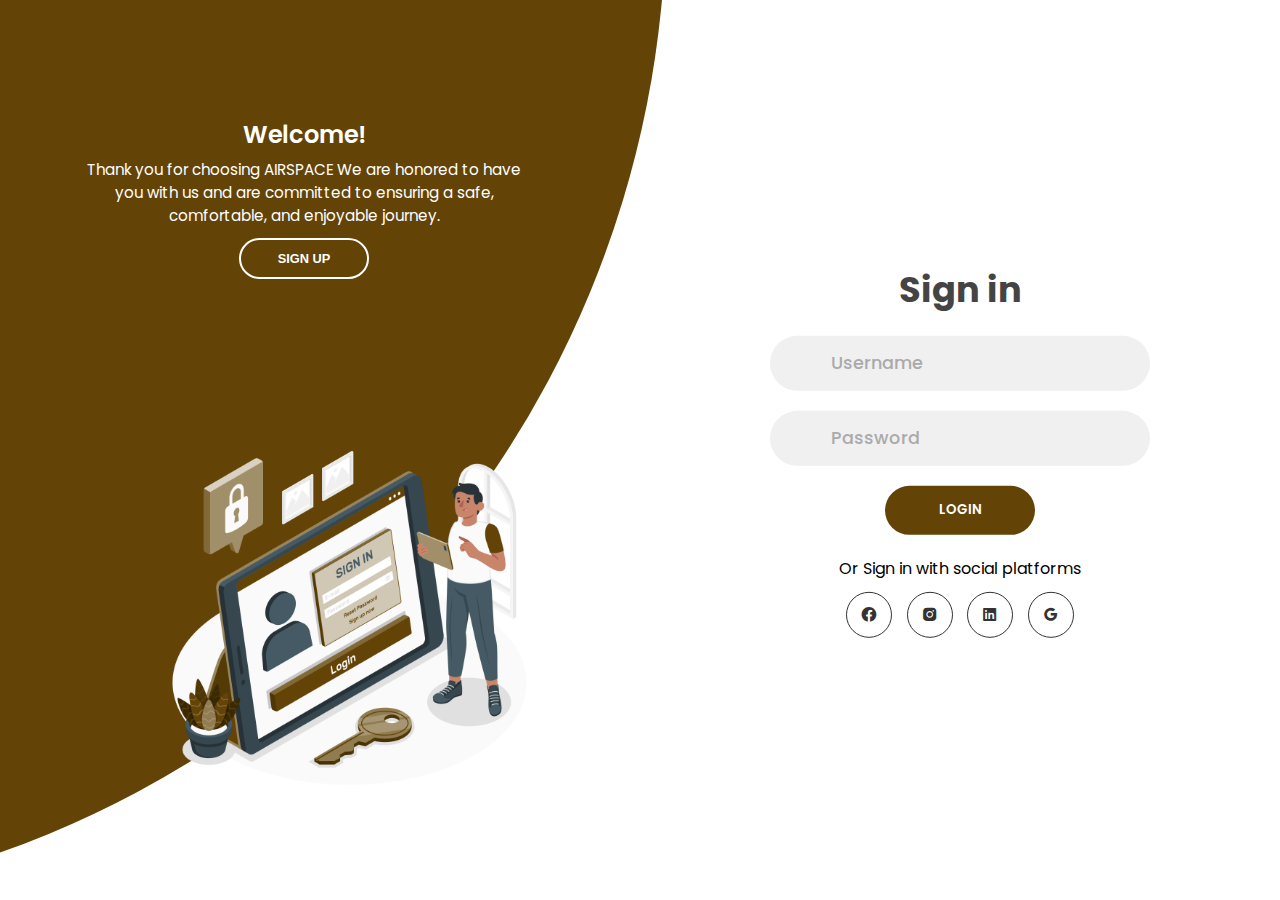
<file: index.html>
<!DOCTYPE html>
<html lang="en">
  <head>
    <!-- تعريف نوع المستند (HTML5) ولغة الصفحة (الإنجليزية) -->
    <meta charset="UTF-8" />
    <!-- تعريف الترميز المستخدم لتجنب مشاكل اللغة -->
    <meta name="viewport" content="width=device-width, initial-scale=1.0" />
    <!-- ضبط العرض ليكون مناسبًا مع الأجهزة المختلفة مثل الهواتف الذكية -->
    <link
      href="https://unpkg.com/boxicons@2.1.4/css/boxicons.min.css"
      rel="stylesheet"
    />
    <!-- استيراد مكتبة Boxicons لأيقونات الشبكات الاجتماعية -->
    <link rel="stylesheet" href="styles.css" />
    <!-- استيراد ملف CSS المخصص لتنسيق الصفحة -->
    <title>AIRSPACE</title>
    <!-- تحديد عنوان الصفحة الذي يظهر في المتصفح -->
    <link rel="shortcut icon" href="fav.jpg" type="image/x-icon" />
  </head>
  <body>
    <div class="container">
      <!-- الحاوية الرئيسية التي تضم جميع محتويات الصفحة -->

      <div class="forms-container">
        <!-- قسم يحتوي على نماذج تسجيل الدخول والتسجيل -->
        <div class="signin-signup">
          <!-- حاوية لعرض كلا النموذجين بشكل متزامن -->

          <!-- نموذج تسجيل الدخول -->
          <form action="home.html" class="sign-in-form">
            <h2 class="title">Sign in</h2>
            <!-- عنوان النموذج -->

            <!-- حقل إدخال اسم المستخدم -->
            <div class="input-field">
              <i class="fas fa-user"></i>
              <!-- أيقونة مخصصة من Font Awesome -->
              <input type="text" placeholder="Username" />
              <!-- إدخال نصي لاسم المستخدم -->
            </div>

            <!-- حقل إدخال كلمة المرور -->
            <div class="input-field">
              <i class="fas fa-lock"></i>
              <!-- أيقونة مخصصة من Font Awesome -->
              <input type="password" placeholder="Password" />
              <!-- إدخال نصي مخفي لكلمة المرور -->
            </div>

            <input type="submit" value="Login" class="btn solid" />

            <!-- زر إرسال النموذج -->

            <p class="social-text">Or Sign in with social platforms</p>
            <!-- نص اختياري لتسجيل الدخول عبر الشبكات الاجتماعية -->

            <div class="social-media">
              <!-- روابط الشبكات الاجتماعية -->
              <a href="https://www.facebook.com/" class="social-icon">
                <i class="bx bxl-facebook-circle"></i>
              </a>
              <!-- أيقونة فيسبوك -->
              <a href="https://www.instagram.com/" class="social-icon">
                <i class="bx bxl-instagram-alt"></i>
              </a>
              <!-- أيقونة إنستغرام -->
              <a href="https://www.linkedin.com/" class="social-icon">
                <i class="bx bxl-linkedin-square"></i>
              </a>
              <!-- أيقونة لينكدإن -->
              <a href="https://myaccount.google.com/" class="social-icon">
                <i class="bx bxl-google"></i>
              </a>
              <!-- أيقونة جوجل -->
            </div>
          </form>

          <!-- نموذج التسجيل -->
          <form action="home.html" class="sign-up-form">
            <h2 class="title">Sign up</h2>
            <!-- عنوان النموذج -->

            <!-- حقل إدخال اسم المستخدم -->
            <div class="input-field">
              <i class="fas fa-user"></i>
              <input type="text" placeholder="Username" />
            </div>

            <!-- حقل إدخال البريد الإلكتروني -->
            <div class="input-field">
              <i class="fas fa-envelope"></i>
              <input type="email" placeholder="Email" />
            </div>

            <!-- حقل إدخال كلمة المرور -->
            <div class="input-field">
              <i class="fas fa-lock"></i>
              <input type="password" placeholder="Password" />
            </div>

            <input type="submit" class="btn" value="Sign up" />
            <!-- زر إرسال النموذج -->

            <p class="social-text">Or Sign up with social platforms</p>
            <!-- نص اختياري للتسجيل عبر الشبكات الاجتماعية -->

            <div class="social-media">
              <!-- روابط الشبكات الاجتماعية -->
              <a href="https://www.facebook.com/" class="social-icon">
                <i class="bx bxl-facebook-circle"></i>
              </a>
              <a href="https://www.instagram.com/" class="social-icon">
                <i class="bx bxl-instagram-alt"></i>
              </a>
              <a href="https://www.linkedin.com/" class="social-icon">
                <i class="bx bxl-linkedin-square"></i>
              </a>
              <a href="https://myaccount.google.com/" class="social-icon">
                <i class="bx bxl-google"></i>
              </a>
            </div>
          </form>
        </div>
      </div>

      <div class="panels-container">
        <!-- حاوية للألواح الجانبية التي تحتوي على معلومات وصور -->
        <div class="panel left-panel">
          <!-- اللوحة اليسرى -->
          <div class="content">
            <h3>Welcome!</h3>
            <p>
              Thank you for choosing AIRSPACE We are honored to have you with us
              and are committed to ensuring a safe, comfortable, and enjoyable
              journey.
            </p>
            <button class="btn transparent" id="sign-up-btn">Sign up</button>
            <!-- زر ينقل المستخدم إلى نموذج التسجيل -->
          </div>
          <img src="IMG2.png" class="image" alt="" />
          <!-- صورة خاصة باللوحة اليسرى -->
        </div>

        <div class="panel right-panel">
          <!-- اللوحة اليمنى -->
          <div class="content">
            <h3>AIRSPACE Company</h3>
            <p>
              AIRSPACE is dedicated to providing safe, reliable, and comfortable
              travel experiences for passengers worldwide. With a commitment to
              excellence, we offer exceptional service, modern aircraft, and a
              seamless journey from start to finish. Thank you for choosing us
              as your trusted travel partner.
            </p>
            <button class="btn transparent" id="sign-in-btn">Sign in</button>
            <!-- زر ينقل المستخدم إلى نموذج تسجيل الدخول -->
          </div>
          <img src="IMG1.png" class="image" alt="" />
          <!-- صورة خاصة باللوحة اليمنى -->
        </div>
      </div>
    </div>
    

    <script src="script.js"></script>
    <!-- ربط ملف الجافا سكريبت لتحريك وتبديل النماذج -->
  </body>
</html>
</file>
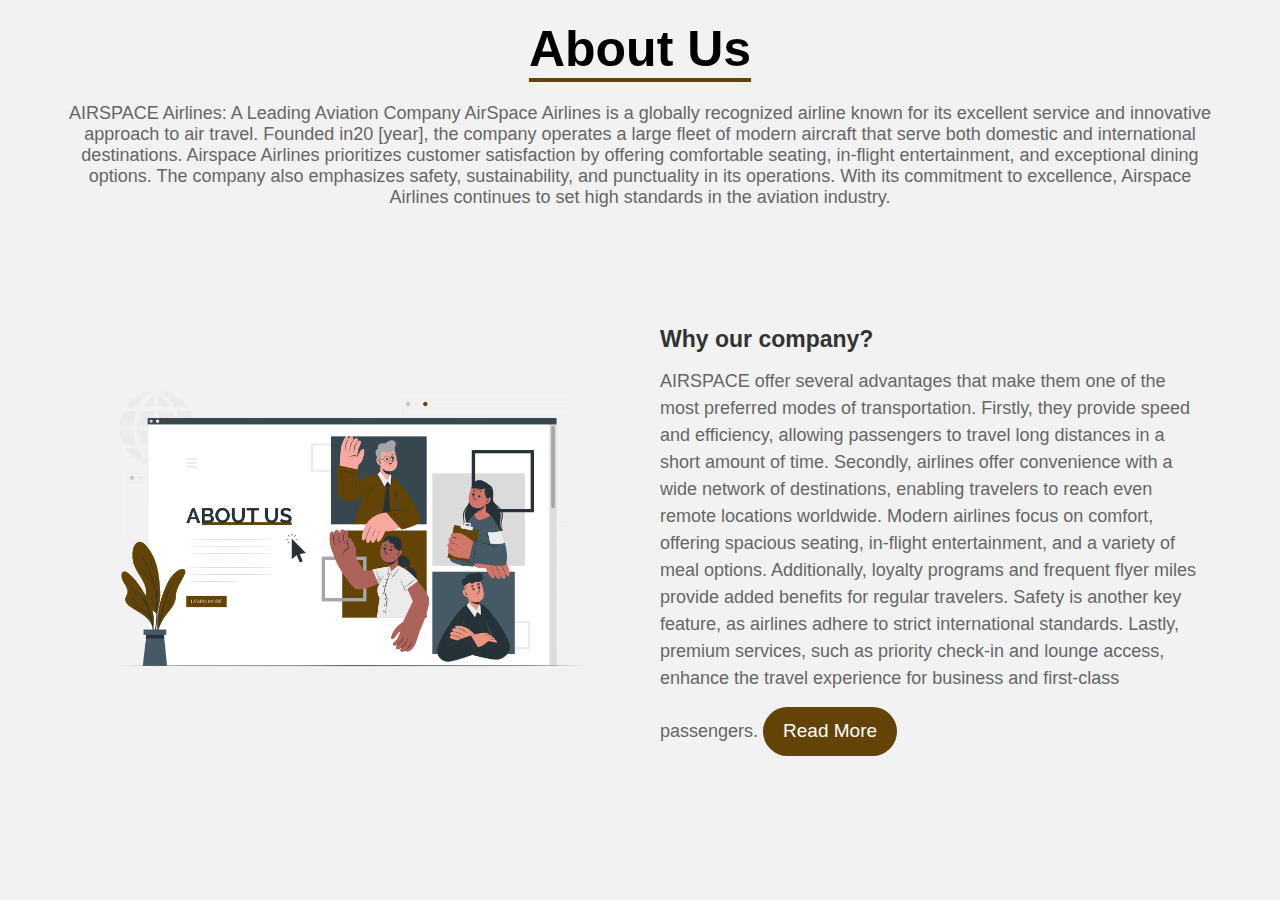
<file: about.html>
<!DOCTYPE html>
<html lang="en">
  <head>
    <meta charset="UTF-8" />
    <meta name="viewport" content="width=device-width, initial-scale=1.0" />
    <link rel="stylesheet" href="about.css" />
    <title>AIRSPACE</title>
  </head>
  <body>
    <div class="heading">
      <h1>About Us</h1>
      <p>
        AIRSPACE Airlines: A Leading Aviation Company AirSpace Airlines is a
        globally recognized airline known for its excellent service and
        innovative approach to air travel. Founded in20 [year], the company
        operates a large fleet of modern aircraft that serve both domestic and
        international destinations. Airspace Airlines prioritizes customer
        satisfaction by offering comfortable seating, in-flight entertainment,
        and exceptional dining options. The company also emphasizes safety,
        sustainability, and punctuality in its operations. With its commitment
        to excellence, Airspace Airlines continues to set high standards in the
        aviation industry.
      </p>
    </div>
    <div class="container">
      <section class="about">
        <div class="about-image">
          <img src="About us page-cuate.png" alt="" />
        </div>
        <div class="about-content">
          <h2>Why our company?</h2>
          <p>
            AIRSPACE offer several advantages that make them one of the most
            preferred modes of transportation. Firstly, they provide speed and
            efficiency, allowing passengers to travel long distances in a short
            amount of time. Secondly, airlines offer convenience with a wide
            network of destinations, enabling travelers to reach even remote
            locations worldwide. Modern airlines focus on comfort, offering
            spacious seating, in-flight entertainment, and a variety of meal
            options. Additionally, loyalty programs and frequent flyer miles
            provide added benefits for regular travelers. Safety is another key
            feature, as airlines adhere to strict international standards.
            Lastly, premium services, such as priority check-in and lounge
            access, enhance the travel experience for business and first-class
            passengers.
            <a href="home.html" class="read-more">Read More</a>
          </p>
        </div>
      </section>
    </div>
  </body>
</html>
</file>
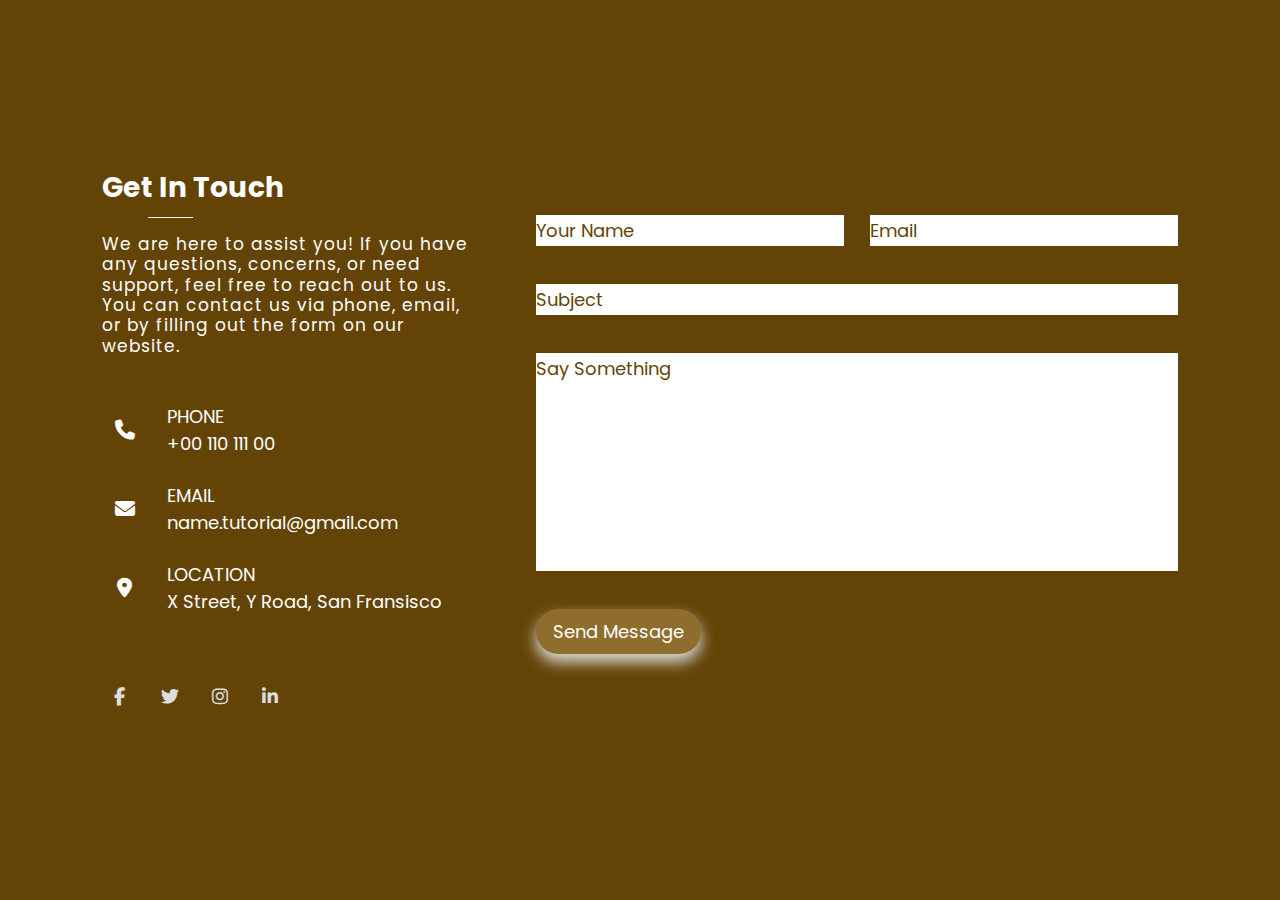
<file: contact.html>
<!DOCTYPE html>
<html>
  <head>
    <!-- *******  Link To CSS Style Sheet  ******* -->
    <link rel="stylesheet" type="text/css" href="contact.css" />

    <!-- *******  Font Awesome Icons Link  ******* -->
    <link
      rel="stylesheet"
      href="https://cdnjs.cloudflare.com/ajax/libs/font-awesome/6.1.1/css/all.min.css"
    />

    <!-- *******  Link To Goggle Fonts  *******  -->
    <link
      href="https://fonts.googleapis.com/css2?family=Poppins:ital,wght@0,100;0,200;0,400;0,500;0,600;0,800;1,900&display=swap"
      rel="stylesheet"
    />

    <meta name="viewport" content="width=device-width, initial-scale=1.0" />

    <title>AIRSPACE</title>
  </head>
  <body>
    <div class="container">
      <main class="row">
        <!--  *******   Left Section (Column) Starts   *******  -->

        <section class="col left">
          <!--  *******   Title Starts   *******  -->

          <div class="contactTitle">
            <h2>Get In Touch</h2>
            <p>
              We are here to assist you! If you have any questions, concerns, or
              need support, feel free to reach out to us. You can contact us via
              phone, email, or by filling out the form on our website.
            </p>
          </div>

          <!--  *******   Title Ends   *******  -->

          <!--  *******   Contact Info Starts   *******  -->

          <div class="contactInfo">
            <div class="iconGroup">
              <div class="icon">
                <i class="fa-solid fa-phone"></i>
              </div>
              <div class="details">
                <span>Phone</span>
                <span>+00 110 111 00</span>
              </div>
            </div>

            <div class="iconGroup">
              <div class="icon">
                <i class="fa-solid fa-envelope"></i>
              </div>
              <div class="details">
                <span>Email</span>
                <span>name.tutorial@gmail.com</span>
              </div>
            </div>

            <div class="iconGroup">
              <div class="icon">
                <i class="fa-solid fa-location-dot"></i>
              </div>
              <div class="details">
                <span>Location</span>
                <span>X Street, Y Road, San Fransisco</span>
              </div>
            </div>
          </div>

          <!--  *******   Contact Info Ends   *******  -->

          <!--  *******   Social Media Starts   *******  -->

          <div class="socialMedia">
            <a href="https://www.facebook.com/"><i class="fa-brands fa-facebook-f"></i></a>
            <a href="#"><i class="fa-brands fa-twitter"></i></a>
            <a href="https://www.instagram.com/"><i class="fa-brands fa-instagram"></i></a>
            <a href="https://www.linkedin.com/"><i class="fa-brands fa-linkedin-in"></i></a>
          </div>

          <!--  *******   Social Media Ends   *******  -->
        </section>

        <!--  *******   Left Section (Column) Ends   *******  -->

        <!--  *******   Right Section (Column) Starts   *******  -->

        <section class="col right">
          <!--  *******   Form Starts   *******  -->

          <form class="messageForm">
            <div class="inputGroup halfWidth">
              <input type="text" name="" required="required" />
              <label>Your Name</label>
            </div>

            <div class="inputGroup halfWidth">
              <input type="email" name="" required="required" />
              <label>Email</label>
            </div>

            <div class="inputGroup fullWidth">
              <input type="text" name="" required="required" />
              <label>Subject</label>
            </div>

            <div class="inputGroup fullWidth">
              <textarea required="required"></textarea>
              <label>Say Something</label>
            </div>

            <div class="inputGroup fullWidth">
              <button>Send Message</button>
            </div>
          </form>

          <!--  *******   Form Ends   *******  -->
        </section>

        <!--  *******   Right Section (Column) Ends   *******  -->
      </main>
    </div>
  </body>
</html>
</file>
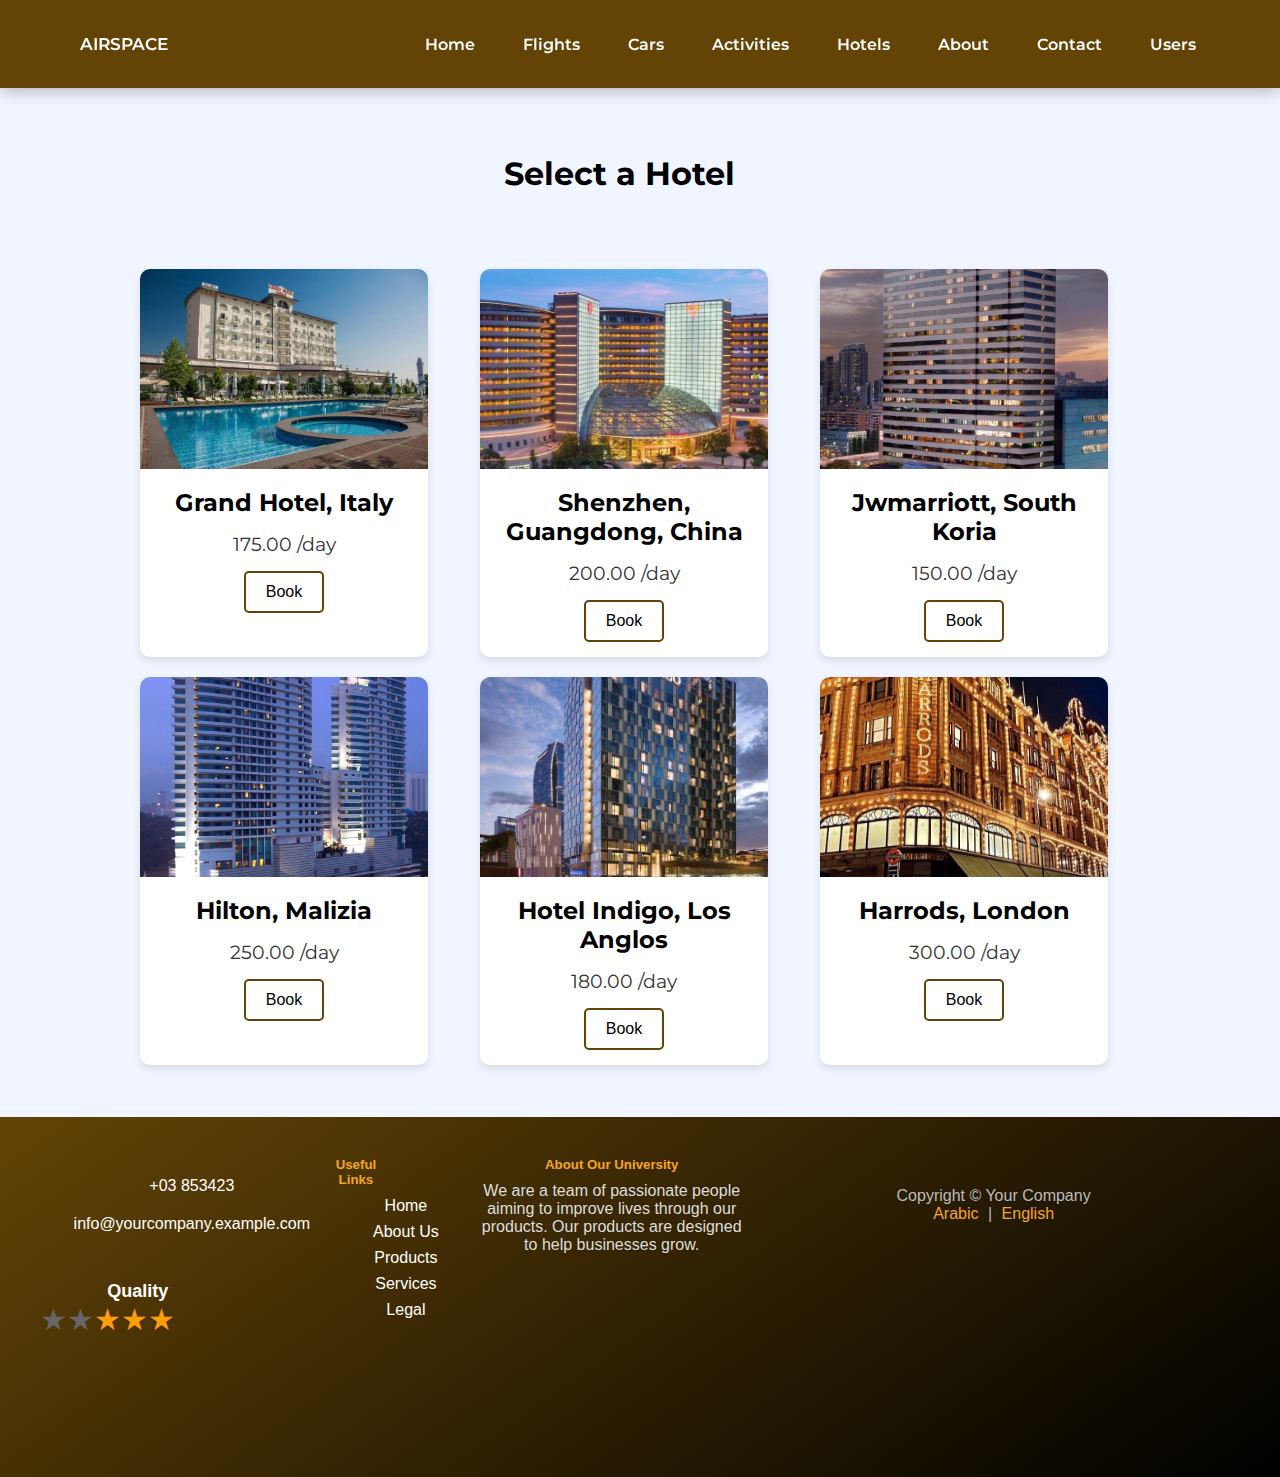
<file: hotels.html>
<!DOCTYPE html>
<html lang="en">
  <head>
    <meta charset="UTF-8" />
    <meta name="viewport" content="width=device-width, initial-scale=1.0" />
    <title>AIRSPACE</title>
    <link rel="stylesheet" href="hotels.css" />
    <link rel="stylesheet" href="navbar.css" />
    <link rel="shortcut icon" href="fav.jpg" type="image/x-icon">
  </head>
  <body>
    <!--=============== HEADER ===============-->
    <header class="header">
      <nav class="nav container">
        <div class="nav__data">
          <a href="#" class="nav__logo"> AIRSPACE </a>

          <div class="nav__toggle" id="nav-toggle">
            <i class="ri-menu-line nav__burger"></i>
            <i class="ri-close-line nav__close"></i>
          </div>
        </div>

        <!--=============== NAV MENU ===============-->
        <div class="nav__menu" id="nav-menu">
          <ul class="nav__list">
            <li><a href="home.html" class="nav__link">Home</a></li>

            <li><a href="flights.html" class="nav__link">Flights</a></li>

            <li><a href="car-booking.html" class="nav__link">Cars</a></li>

            <li><a href="activites.html" class="nav__link">Activities</a></li>
            <li><a href="hotels.html" class="nav__link">Hotels</a></li>

            <li><a href="about.html" class="nav__link">About</a></li>

            <li><a href="contact.html" class="nav__link">Contact</a></li>
            <!--=============== DROPDOWN 2 ===============-->
            <li class="dropdown__item">
              <div class="nav__link">
                Users <i class="ri-arrow-down-s-line dropdown__arrow"></i>
              </div>

              <ul class="dropdown__menu">
                <li>
                  <a href="#" class="dropdown__link">
                    <i class="ri-user-line"></i> Profiles
                  </a>
                </li>

                <li>
                  <a href="#" class="dropdown__link">
                    <i class="ri-lock-line"></i> Accounts
                  </a>
                </li>

                <li>
                  <a href="#" class="dropdown__link">
                    <i class="ri-message-3-line"></i> Messages
                  </a>
                </li>
              </ul>
            </li>
          </ul>
        </div>
      </nav>
    </header>

    <h1>Select a Hotel</h1>

    <div class="card-container">
      <div class="card">
        <img src="Grand Hotel (Italy).jpeg" alt="Hotel">
        <h3>Grand Hotel, Italy</h3>
        <p>175.00 /day</p>
        <a href="review_booking.html"><button>Book</button></a>
      </div>
      <div class="card">
        <img src="Shenzhen, Guangdong, China.jpeg" alt="Hotel">
        <h3>Shenzhen, Guangdong, China</h3>
        <p>200.00 /day</p>
        <a href="review_booking.html"><button>Book</button></a>
      </div>
      <div class="card">
        <img src="JWMARRIOTT---SOUTH KORIA.jpeg" alt="Hotel">
        <h3>Jwmarriott, South Koria</h3>
        <p>150.00 /day</p>
        <a href="review_booking.html"><button>Book</button></a>
      </div>
      <div class="card">
        <img src="Hilton.jpeg" alt="Hotel">
        <h3>Hilton, Malizia</h3>
        <p>250.00 /day</p>
        <a href="review_booking.html"><button>Book</button></a>
      </div>
      <div class="card">
        <img src="HOTEL INDIGO ----LOS ANGLOS.jpeg" alt="Hotel">
        <h3>Hotel Indigo, Los Anglos</h3>
        <p>180.00 /day</p>
        <a href="review_booking.html"><button>Book</button></a>
      </div>
      <div class="card">
        <img src="HARRODS ---LONDON.jpeg" alt="Hotel">
        <h3>Harrods, London</h3>
        <p>300.00 /day</p>
        <a href="review_booking.html"><button>Book</button></a>
      </div>
    </div>
    <footer id="bottom">
      <div class="footer-container">
        <!-- مستطيل البيانات -->
        <div class="contact-info">
          <div class="phone-email">
            <p><i class="fa fa-phone"></i> +03 853423</p>
            <p><i class="fa fa-envelope"></i> info@yourcompany.example.com</p>
          </div>

          <!-- أيقونات وسائل التواصل الاجتماعي -->
          <div class="social-icons">
            <a href="https://www.facebook.com" target="_blank">
              <i class="fab fa-facebook"></i>
            </a>
            <a href="https://twitter.com" target="_blank">
              <i class="fab fa-twitter"></i>
            </a>
            <a href="https://www.linkedin.com" target="_blank">
              <i class="fab fa-linkedin"></i>
            </a>
          </div>

          <!-- تقييم النجوم -->
          <div class="rating">
            <span>Quality</span>
            <div class="rating">
              <input value="5" name="rate" id="star5" type="radio" />
              <label title="text" for="star5"></label>
              <input value="4" name="rate" id="star4" type="radio" />
              <label title="text" for="star4"></label>
              <input value="3" name="rate" id="star3" type="radio" checked="" />
              <label title="text" for="star3"></label>
              <input value="2" name="rate" id="star2" type="radio" />
              <label title="text" for="star2"></label>
              <input value="1" name="rate" id="star1" type="radio" />
              <label title="text" for="star1"></label>
            </div>
          </div>
        </div>

        <!-- الروابط -->
        <div class="links">
          <h5>Useful Links</h5>
          <ul>
            <li><a href="/">Home</a></li>
            <li><a href="#">About Us</a></li>
            <li><a href="#">Products</a></li>
            <li><a href="#">Services</a></li>
            <li><a href="#">Legal</a></li>
          </ul>
        </div>

        <!-- نص تعريفي عن الجامعة -->
        <div class="university-info">
          <h5>About Our University</h5>
          <p>
            We are a team of passionate people aiming to improve lives through
            our products. Our products are designed to help businesses grow.
          </p>
        </div>

        <!-- حقوق النشر وتغيير اللغة -->
        <div class="footer-bottom">
          <p>Copyright © Your Company</p>
          <div class="language-selector">
            <a href="#" id="lang-ar">Arabic</a> |
            <a href="#" id="lang-en">English</a>
          </div>
        </div>
      </div>
    </footer>
    <script src="main.js"></script>
  </body>
</html>
</file>
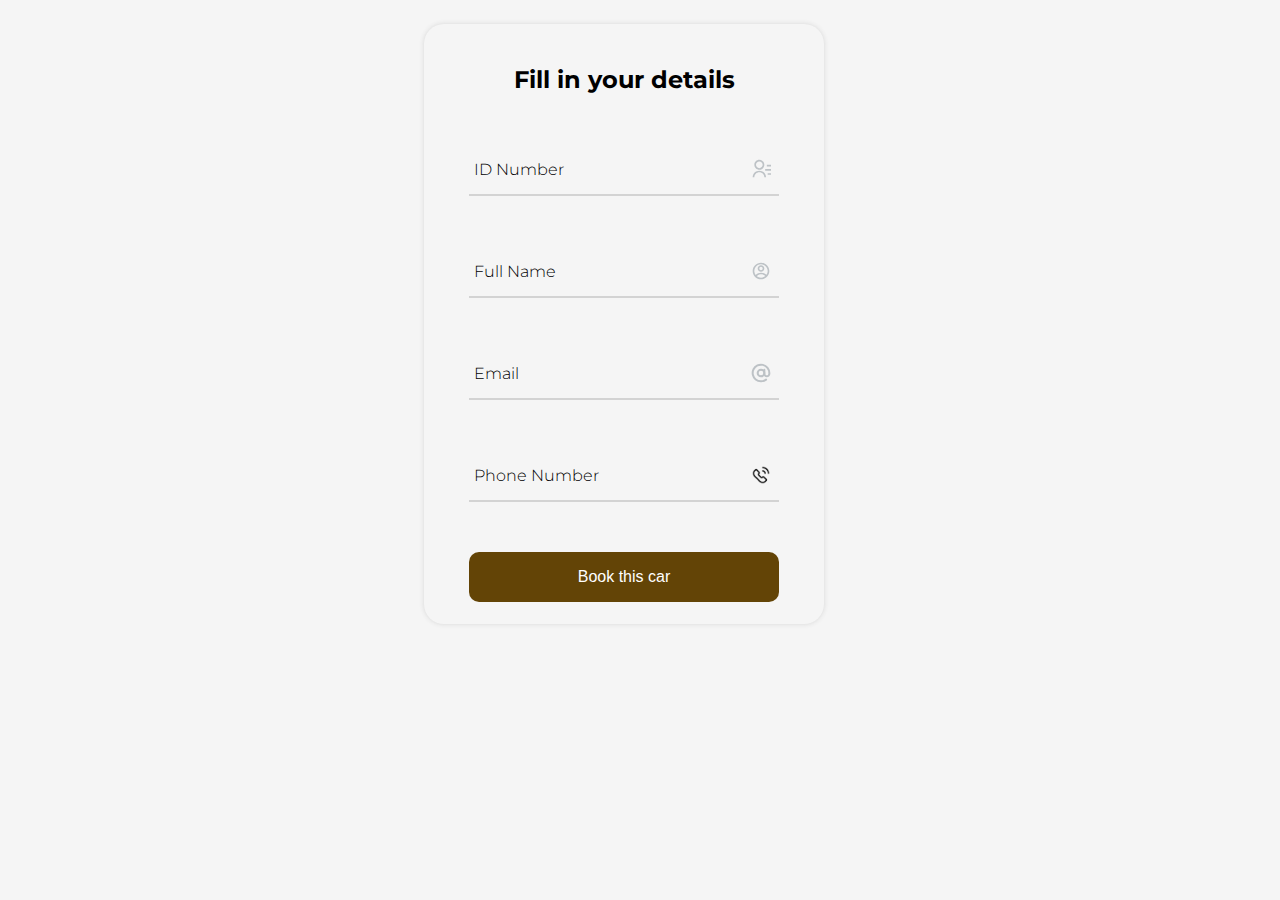
<file: review_booking.html>
<!DOCTYPE html>
<html lang="en">
<head>
    <meta charset="UTF-8">
    <meta name="viewport" content="width=device-width, initial-scale=1.0">
    <link rel="stylesheet" href="review_booking.css">
    <title>Document</title>
</head>
<body>
    <div class="registeration">
        <form action="../ThankU_Page/index.html" method="get">
          <h2>Fill in your details</h2>
          <div class="id">
            <span class="icon"><img src="idNo.svg" /></span>
            <input type="number" name="id_num" id="id_num" minlength="15" maxlength="15" required />
            <label for="id_num">ID Number</label>
          </div>

          <div class="fn">
            <!-- fn => Full Name -->
            <span class="icon"
              ><img src="account-circle-line.svg"
            /></span>
            <input type="text" name="fn" id="fn" required />
            <label for="fn">Full Name</label>
          </div>

          <div class="mail">
            <span class="icon"><img src="email.svg" /></span>
            <input type="email" name="email" id="email" required />
            <label for="email">Email</label>
          </div>

          <div class="tel">
            <span class="icon"
              ><img src="telephone.png" width="20"
            /></span>
            <input type="tel" name="tel" id="tel" required />
            <label for="tel">Phone Number</label>
          </div>
          <button href="thank.html">Book this car</button>
        </form>
      </div>
</body>
</html>
</file>
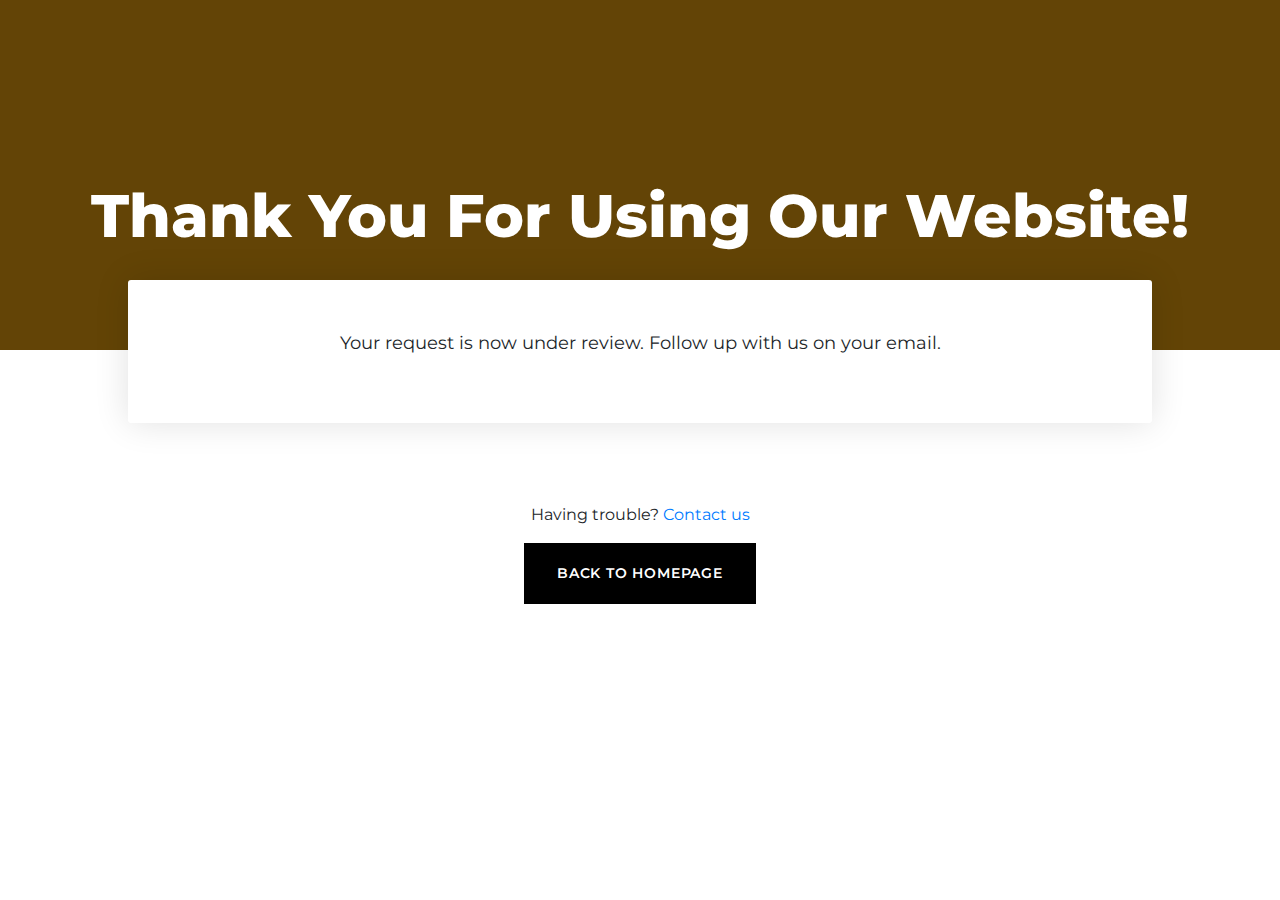
<file: thank.html>
<!DOCTYPE html>
<html lang="en">
  <head>
    <meta charset="UTF-8" />
    <meta name="viewport" content="width=device-width, initial-scale=1.0" />
    <link
      href="//maxcdn.bootstrapcdn.com/bootstrap/4.1.1/css/bootstrap.min.css"
      rel="stylesheet"
      id="bootstrap-css"
    />
    <link rel="stylesheet" href="thank.css">
    <title>AIRSPACE</title>
  </head>
  <body>
    <div class="thankyou-page">
      <div class="_header">
        <h1>Thank You For Using Our Website!</h1>
      </div>
      <div class="_body">
        <div class="_box">
          <p>
            Your request is now under review. Follow up with us on your email.
          </p>
        </div>
      </div>
      <div class="_footer">
        <p>Having trouble? <a href="">Contact us</a></p>
        <a class="btn" href="home.html">Back to homepage</a>
      </div>
    </div>
  </body>
</html>
</file>
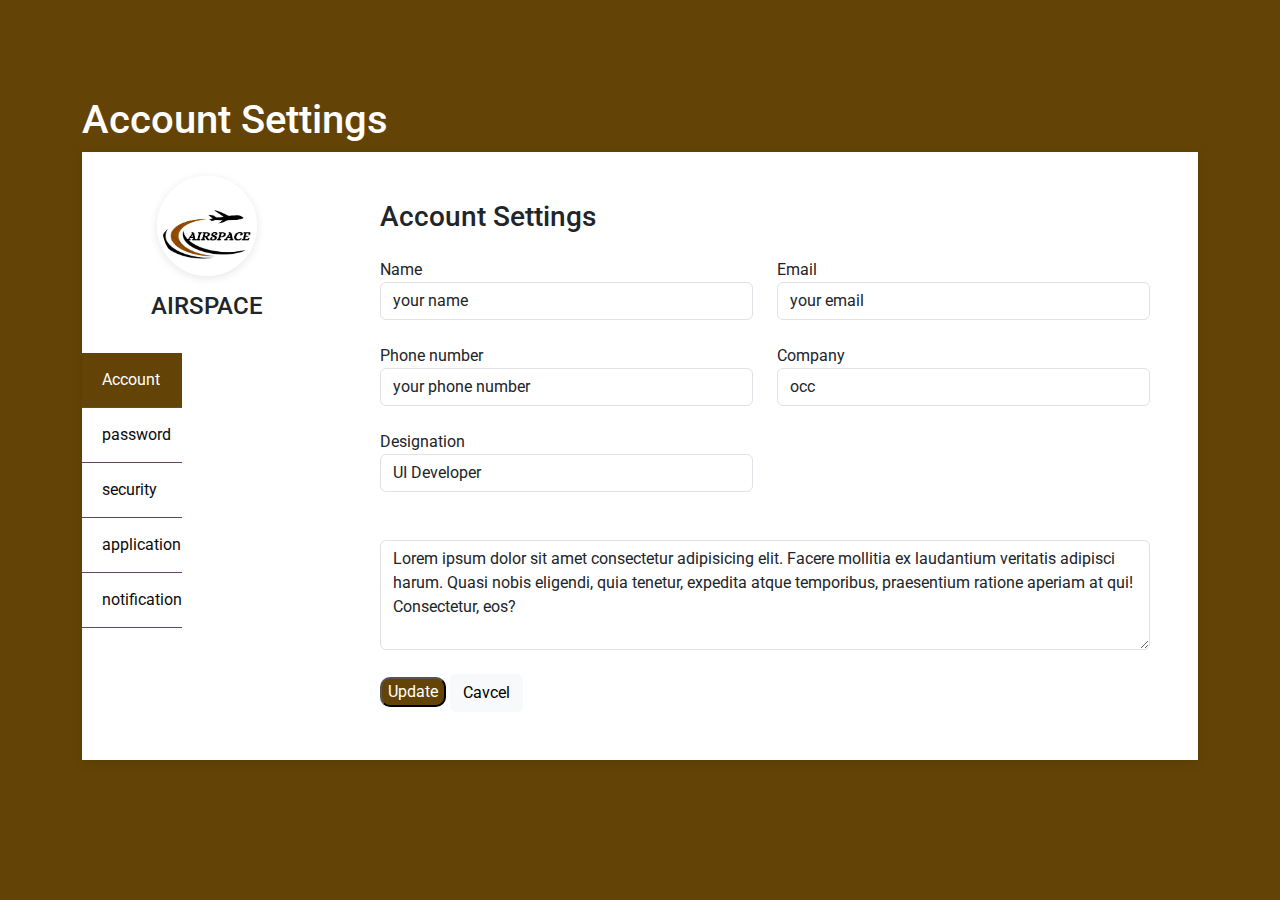
<file: user.html>
<!DOCTYPE html>
<html lang="en">
<head>
    <!-- Meta Tags for Charset and Responsive Design -->
    <meta charset="UTF-8">
    <meta name="viewport" content="width=device-width, initial-scale=1.0">
    
    <!-- Linking Bootstrap CSS for styling -->
    <link href="https://cdn.jsdelivr.net/npm/bootstrap@5.3.3/dist/css/bootstrap.min.css" rel="stylesheet" integrity="sha384-QWTKZyjpPEjISv5WaRU9OFeRpok6YctnYmDr5pNlyT2bRjXh0JMhjY6hW+ALEwIH" crossorigin="anonymous">
    
    <!-- Link to an external stylesheet for custom styles -->
    <link rel="stylesheet" href="usercss.css">
    
    <title>AIRSPACE</title>
    <link rel="shortcut icon" href="fav.jpg" type="image/x-icon">
</head>
<body>
    <!-- Section for Account Settings -->
    <section class="py-5 my-5">
        <div class="container">
            <!-- Main Heading -->
            <h1 class="ddj"> Account Settings</h1>
            
            <!-- Container for Profile Navigation and Tabs -->
            <div class="bg-white shadow rounded-1g d-block d-sm-flex">
                <!-- Profile Navigation Sidebar -->
                <div class="profile-tab-nav border-right">
                    <div class="p-4">
                        <!-- Profile Image -->
                        <div class="img-circle text-center mb-3">
                            <img src="fav.jpg" alt="Image" class="shadow">
                        </div>
                        <!-- Profile Name -->
                        <h4 class="text-center">AIRSPACE</h4>
                    </div>
                    
                    <!-- Sidebar Navigation Tabs -->
                    <div class="nav flex-column nav-pills" id="v-pills-tab" role="tablist" aria-orientation="vertical">
                        <!-- Link for Account Tab -->
                        <a class="nav-link active" id="Account-tab" data-toggle="pill" href="#account" role="tab" aria-controls="Account" aria-selected="true">
                            <i class="fa fa-home text-center mr-1"></i>
                            Account
                        </a>
                        <!-- Link for Password Tab -->
                        <a class="nav-link" id="password-tab" data-toggle="pill" href="#password" role="tab" aria-controls="password" aria-selected="false">
                            <i class="fa fa-key text-center mr-1"></i>
                            password
                        </a>
                        <!-- Link for Security Tab -->
                        <a class="nav-link" id="security-tab" data-toggle="pill" href="#security" role="tab" aria-controls="security" aria-selected="false">
                            <i class="fa fa-user text-center mr-1"></i>
                            security
                        </a>
                        <!-- Link for Application Tab -->
                        <a class="nav-link" id="application-tab" data-toggle="pill" href="#application" role="tab" aria-controls="application" aria-selected="false">
                            <i class="fa fa-tv text-center mr-1"></i>
                            application
                        </a>
                        <!-- Link for Notification Tab -->
                        <a class="nav-link" id="notification-tab" data-toggle="pill" href="#notification" role="tab" aria-controls="notification" aria-selected="false">
                            <i class="fa fa-bell text-center mr-1"></i>
                            notification
                        </a>
                    </div>
                </div>
                
                <!-- Main Content Area for Tabs -->
                <div class="tab-content p-4 p-md-5" id="v-pills-tabContent">
                    <!-- Account Settings Tab Content -->
                    <div class="tab-pane fade show active" id="account" role="tabpanel" aria-labelledby="account-tab">
                        <h3 class="mb-4"> Account Settings</h3>
                        <!-- Form for Account Details -->
                        <div class="row">
                            <!-- Name Input Field -->
                            <div class="col-md-6">
                                <div class="form-group">
                                    <label> Name</label>
                                    <input type="text" class="form-control" value="your name">
                                </div>
                            </div>
                            <!-- Email Input Field -->
                            <div class="col-md-6">
                                <div class="form-group">
                                    <label>Email</label>
                                    <input type="text" class="form-control" value="your email">
                                </div>
                            </div>
                            <!-- Phone Number Input Field -->
                            <div class="col-md-6">
                                <div class="form-group">
                                    <label>Phone number</label>
                                    <input type="text" class="form-control" value="your phone number">
                                </div>
                            </div>
                            <!-- Company Input Field -->
                            <div class="col-md-6">
                                <div class="form-group">
                                    <label> Company</label>
                                    <input type="text" class="form-control" value="occ">
                                </div>
                            </div>
                            <!-- Designation Input Field -->
                            <div class="col-md-6">
                                <div class="form-group">
                                    <label>Designation</label>
                                    <input type="text" class="form-control" value="UI Developer">
                                </div>
                            </div>
                            <!-- Bio Textarea -->
                            <div class="col-md-12">
                                <div class="form-group">
                                    <label for="Bio"></label>
                                    <textarea class="form-control" rows="4">Lorem ipsum dolor sit amet consectetur adipisicing elit. Facere mollitia ex laudantium veritatis adipisci harum. Quasi nobis eligendi, quia tenetur, expedita atque temporibus, praesentium ratione aperiam at qui! Consectetur, eos?</textarea>
                                </div>
                            </div>
                        </div>
                        <!-- Buttons to Update or Cancel -->
                        <div>
                            <button class="mwb">Update</button>
                            <button class="btn btn-light">Cavcel</button>
                        </div>
                    </div>

                    <!-- Password Settings Tab Content -->
                    <div class="tab-pane fade" id="password" role="tabpanel" aria-labelledby="password-tab">
                        <h3 class="mb-4"> password Settings</h3>
                        <!-- Form for Password Change -->
                        <div class="row">
                            <!-- Old Password Input Field -->
                            <div class="col-md-6">
                                <div class="form-group">
                                    <label>Old password</label>
                                    <input type="password" class="form-control">
                                </div>
                            </div>
                        </div>
                        <div class="row">
                            <!-- New Password Input Field -->
                            <div class="col-md-6">
                                <div class="form-group">
                                    <label>New password</label>
                                    <input type="password" class="form-control">
                                </div>
                            </div>
                            <!-- Confirm New Password Input Field -->
                            <div class="col-md-6">
                                <div class="form-group">
                                    <label>Confirm new password</label>
                                    <input type="password" class="form-control">
                                </div>
                            </div>
                        </div>
                        <!-- Buttons to Update or Cancel -->
                        <div>
                            <button class="mwb">Update</button>
                            <button class="btn btn-light"> Cancel</button>
                        </div>
                    </div>

                    <!-- Security Settings Tab Content -->
                    <div class="tab-pane fade" id="security" role="tabpanel" aria-labelledby="security-tab">
                        <h3 class="mb-4">Security Settings</h3>
                        <!-- Form for Security Settings -->
                        <div class="row">
                            <!-- Login Field -->
                            <div class="col-md-6">
                                <div class="form-group">
                                    <label>Login</label>
                                    <input type="text" class="form-control">
                                </div>
                            </div>
                            <!-- Two-Factor Authentication Field -->
                            <div class="col-md-6">
                                <div class="form-group">
                                    <label>Two-factuor auth</label>
                                    <input type="text" class="form-control">
                                </div>
                            </div>
                            <!-- Recovery Option Checkbox -->
                            <div class="col-md-6">
                                <div class="form-group">
                                    <div class="form-check">
                                        <input class="form-check-input" type="checkbox" value="" id="recovery">
                                        <label class="form-check-label" for="recovery">
                                            Recovery
                                        </label>
                                    </div>
                                </div>
                            </div>
                        </div>
                        <!-- Buttons to Update or Cancel -->
                        <div>
                            <button class="mwb">Update</button>
                            <button class="btn btn-light">Cancel</button>
                        </div>
                    </div>

                    <!-- Application Settings Tab Content -->
                    <div class="tab-pane fade" id="application" role="tabpanel" aria-labelledby="application-tab">
                        <h3 class="mb-4">Appication Sttings</h3>
                        <!-- Application Setting Checkboxes -->
                        <div class="row">
                            <div class="col-md-6">
                                <div class="form-group">
                                    <div class="form-check">
                                        <input class="form-check-input" type="checkbox" value="" id="app-chech">
                                        <label class="form-check-label" for="app-chech">
                                            App Chech
                                        </label>
                                    </div>
                                    <div class="form-check">
                                        <input class="form-check-input" type="checkbox" value="" id="defaultChech2">
                                        <label class="form-check-label" for="defaultChech2">
                                            Lorem ipsum dolor sit.
                                        </label>
                                    </div>
                                </div>
                            </div>
                        </div>
                        <!-- Buttons to Update or Cancel -->
                        <div>
                            <button class="mwb">Update</button>
                            <button class="btn btn-light">Cancel</button>
                        </div>
                    </div>

                    <!-- Notification Settings Tab Content -->
                    <div class="tab-pane fade" id="notification" role="tabpanel" aria-labelledby="notification-tab">
                        <h3 class="mb-4">notification Settings</h3>
                        <!-- Notifications Checkboxes -->
                        <div class="form-group">
                            <div class="form-check">
                                <input class="form-check-input" type="checkbox" value="" id="notification1">
                                <label class="form-check-label" for="notification1">
                                    Lorem ipsum dolor sit amet consectetur adipisicing elit. Pariatur fugit quaerat quasi ut cum veniam sint, voluptatum enim ea in fugiat eum placeat illo aperiam, ipsa, natus adipisci quo ab?
                                </label>
                            </div>
                        </div>
                        <div class="form-group">
                            <div class="form-check">
                                <input class="form-check-input" type="checkbox" value="" id="notification2">
                                <label class="form-check-label" for="notification2">
                                    hic nescriunt repellat oerferendis voluptatum totam porro eligendi.
                                </label>
                            </div>
                        </div>
                        <div class="form-group">
                            <div class="form-check">
                                <input class="form-check-input" type="checkbox" value="" id="notification3">
                                <label class="form-check-label" for="notification3">
                                    commodi fugiat molestiae tempora corporis. set dignissimos suscipit
                                </label>
                            </div>
                        </div>
                        <!-- Buttons to Update or Cancel -->
                        <div>
                            <button class="mwb">Update</button>
                            <button class="btn btn-light">Cancel</button>
                        </div>
                    </div>
                </div>
            </div>
        </div>
    </section>

    <!-- Script Links for Bootstrap's JS functionality -->
    <script src="https://code.jquery.com/jquery-3.2.1.slim.min.js"></script>
    <script src="https://cdnjs.cloudflare.com/ajax/libs/popper.js/1.12.9/umd/popper.min.js"></script>
    <script src="https://maxcdn.bootstrapcdn.com/bootstrap/4.0.0/js/bootstrap.min.js"></script>

</body>
</html>
</file>
<file: styles.css>
@import url("https://fonts.googleapis.com/css2?family=Poppins:wght@200;300;400;500;600;700;800&display=swap");

* {
  margin: 0;
  padding: 0;
  box-sizing: border-box;
}

body,
input {
  font-family: "Poppins", sans-serif;
}

.container {
  position: relative;
  width: 100%;
  background-color: #fff;
  min-height: 100vh;
  overflow: hidden;
}

.forms-container {
  position: absolute;
  width: 100%;
  height: 100%;
  top: 0;
  left: 0;
}

.signin-signup {
  position: absolute;
  top: 50%;
  transform: translate(-50%, -50%);
  left: 75%;
  width: 50%;
  transition: 1s 0.7s ease-in-out;
  display: grid;
  grid-template-columns: 1fr;
  z-index: 5;
}

form {
  display: flex;
  align-items: center;
  justify-content: center;
  flex-direction: column;
  padding: 0rem 5rem;
  transition: all 0.2s 0.7s;
  overflow: hidden;
  grid-column: 1 / 2;
  grid-row: 1 / 2;
}

form.sign-up-form {
  opacity: 0;
  z-index: 1;
}

form.sign-in-form {
  z-index: 2;
}

.title {
  font-size: 2.2rem;
  color: #444;
  margin-bottom: 10px;
}

.input-field {
  max-width: 380px;
  width: 100%;
  background-color: #f0f0f0;
  margin: 10px 0;
  height: 55px;
  border-radius: 55px;
  display: grid;
  grid-template-columns: 15% 85%;
  padding: 0 0.4rem;
  position: relative;
}

.input-field i {
  text-align: center;
  line-height: 55px;
  color: #acacac;
  transition: 0.5s;
  font-size: 1.1rem;
}

.input-field input {
  background: none;
  outline: none;
  border: none;
  line-height: 1;
  font-weight: 600;
  font-size: 1.1rem;
  color: #333;
}

.input-field input::placeholder {
  color: #aaa;
  font-weight: 500;
}

.social-text {
  padding: 0.7rem 0;
  font-size: 1rem;
}

.social-media {
  display: flex;
  justify-content: center;
}

.social-icon {
  height: 46px;
  width: 46px;
  display: flex;
  justify-content: center;
  align-items: center;
  margin: 0 0.45rem;
  color: #333;
  border-radius: 50%;
  border: 1px solid #333;
  text-decoration: none;
  font-size: 1.1rem;
  transition: 0.3s;
}

.social-icon:hover {
  color: #6C63FF;
  border-color: #634406;
}

.btn {
  width: 150px;
  background-color: #634406;
  border: none;
  outline: none;
  height: 49px;
  border-radius: 49px;
  color: #fff;
  text-transform: uppercase;
  font-weight: 600;
  margin: 10px 0;
  cursor: pointer;
  transition: 0.5s;
}

.btn:hover {
  background-color: #634406;
}
.panels-container {
  position: absolute;
  height: 100%;
  width: 100%;
  top: 0;
  left: 0;
  display: grid;
  grid-template-columns: repeat(2, 1fr);
}

.container:before {
  content: "";
  position: absolute;
  height: 2000px;
  width: 2000px;
  top: -10%;
  right: 48%;
  transform: translateY(-50%);
  background-image: linear-gradient(-45deg, #634406 0%, #634406 100%);
  transition: 1.8s ease-in-out;
  border-radius: 50%;
  z-index: 6;
}

.image {
  width: 80%;
  transition: transform 1.1s ease-in-out;
  transition-delay: 0.4s;
}

.panel {
  display: flex;
  flex-direction: column;
  align-items: flex-end;
  justify-content: space-around;
  text-align: center;
  z-index: 6;
}

.left-panel {
  pointer-events: all;
  padding: 3rem 17% 2rem 12%;
}

.right-panel {
  pointer-events: none;
  padding: 3rem 12% 2rem 17%;
}

.panel .content {
  color: #fff;
  transition: transform 0.9s ease-in-out;
  transition-delay: 0.6s;
}

.panel h3 {
  font-weight: 600;
  line-height: 1;
  font-size: 1.5rem;
}

.panel p {
  font-size: 0.95rem;
  padding: 0.7rem 0;
}

.btn.transparent {
  margin: 0;
  background: none;
  border: 2px solid #fff;
  width: 130px;
  height: 41px;
  font-weight: 600;
  font-size: 0.8rem;
}

.right-panel .image,
.right-panel .content {
  transform: translateX(800px);
}

/* ANIMATION */

.container.sign-up-mode:before {
  transform: translate(100%, -50%);
  right: 52%;
}

.container.sign-up-mode .left-panel .image,
.container.sign-up-mode .left-panel .content {
  transform: translateX(-800px);
}

.container.sign-up-mode .signin-signup {
  left: 25%;
}

.container.sign-up-mode form.sign-up-form {
  opacity: 1;
  z-index: 2;
}

.container.sign-up-mode form.sign-in-form {
  opacity: 0;
  z-index: 1;
}

.container.sign-up-mode .right-panel .image,
.container.sign-up-mode .right-panel .content {
  transform: translateX(0%);
}

.container.sign-up-mode .left-panel {
  pointer-events: none;
}

.container.sign-up-mode .right-panel {
  pointer-events: all;
}

@media (max-width: 870px) {
  .container {
    min-height: 800px;
    height: 100vh;
  }
  .signin-signup {
    width: 100%;
    top: 95%;
    transform: translate(-50%, -100%);
    transition: 1s 0.8s ease-in-out;
  }

  .signin-signup,
  .container.sign-up-mode .signin-signup {
    left: 50%;
  }

  .panels-container {
    grid-template-columns: 1fr;
    grid-template-rows: 1fr 2fr 1fr;
  }

  .panel {
    flex-direction: row;
    justify-content: space-around;
    align-items: center;
    padding: 2.5rem 8%;
    grid-column: 1 / 2;
  }

  .right-panel {
    grid-row: 3 / 4;
  }

  .left-panel {
    grid-row: 1 / 2;
  }

  .image {
    width: 200px;
    transition: transform 0.9s ease-in-out;
    transition-delay: 0.6s;
  }

  .panel .content {
    padding-right: 15%;
    transition: transform 0.9s ease-in-out;
    transition-delay: 0.8s;
  }

  .panel h3 {
    font-size: 1.2rem;
  }

  .panel p {
    font-size: 0.7rem;
    padding: 0.5rem 0;
  }

  .btn.transparent {
    width: 110px;
    height: 35px;
    font-size: 0.7rem;
  }

  .container:before {
    width: 1500px;
    height: 1500px;
    transform: translateX(-50%);
    left: 30%;
    bottom: 68%;
    right: initial;
    top: initial;
    transition: 2s ease-in-out;
  }

  .container.sign-up-mode:before {
    transform: translate(-50%, 100%);
    bottom: 32%;
    right: initial;
  }

  .container.sign-up-mode .left-panel .image,
  .container.sign-up-mode .left-panel .content {
    transform: translateY(-300px);
  }

  .container.sign-up-mode .right-panel .image,
  .container.sign-up-mode .right-panel .content {
    transform: translateY(0px);
  }

  .right-panel .image,
  .right-panel .content {
    transform: translateY(300px);
  }

  .container.sign-up-mode .signin-signup {
    top: 5%;
    transform: translate(-50%, 0);
  }
}

@media (max-width: 570px) {
  form {
    padding: 0 1.5rem;
  }

  .image {
    display: none;
  }
  .panel .content {
    padding: 0.5rem 1rem;
  }
  .container {
    padding: 1.5rem;
  }

  .container:before {
    bottom: 72%;
    left: 50%;
  }

  .container.sign-up-mode:before {
    bottom: 28%;
    left: 50%;
  }
}
</file>
<file: about.css>
*{
    margin: 0;
    padding:o;
    box-sizing: border-box;
    font-family: 'Roboto', sans-serif;
}
body{
    background-color: #f2f2f2;
}
.heading{
    width:90%;
    display: flex;
    justify-content: center;
    align-items: center;
    flex-direction: column;
    text-align: center;
    margin: 20px auto;


}
.heading h1{
    font-size: 50px;
    color: #000;
    margin-bottom: 25px;
    position: relative;
}
.heading h1::after{
    content: "";
    position: absolute;
    width: 100%;
    height: 4px;
    display: block;
    margin:0 auto;
    background-color: #634406;
}
.heading p{
    font-size: 18px;
    color: #666;
    margin-bottom: 35px;
    
}

.container{
    width: 90%;
    margin: 0 auto;
    padding: 10px 20px;
}
.about{
    display:flex;
    justify-content: space-between;
    align-items: center;
    flex-wrap: wrap;

}
.about-image{
    flex:1;
    margin-right: 40px;
    overflow: hidden;

}
.about-image img{
    max-width: 100%;
    height: auto;
    display: block;
    transition: 0.5s ease;

}
.about-image img:hover{
    transform: scale(1.2);
}

.about-content{
    flex: 1;

}
.about-content h2{
    font-size: 23px;
    margin-bottom: 15px;
    color:#333;
}
.about-content p{
    font-size: 18px;
    line-height: 1.5;
    color:#666;

}
.about-content .read-more{
    display: inline-block;
    background-color: #634406;
    padding: 10px 20px;
    color:#fff;
    font-size: 19px;
    text-decoration: none;
    border-radius: 25px;
    margin-top: 15px;
    transition: 0.3s ease;
    
}
.about-content .read-more:hover{
    background-color: #634406;
}
@media screen and(max-width: 768px){
    .heading{
        padding: 0px 20px;
    }
    .heading h1{
        font-size: 36px;

    }
    .heading p{
        font-size: 17px;
        margin-bottom:0px ;

    }
    .container{
        padding:0px;

    }
    .about{
        padding:20px;
        flex-direction: column;
    }
    .about-image{
        margin-right:0px ;
        margin-bottom: 20px;
    }
    .about-content p{
        padding:0px ;
        font-size: 16px;
        
         
    }
    .about-content .read-more{
        font-size: 16px;
    }
}
</file>
<file: contact.css>
*{
	margin: 0;
	padding: 0;
	box-sizing: border-box;
	font-family: 'Poppins', sans-serif;
}

body{
	width: 100%;
	min-height: 100vh;
	background-color: #634406;
	color: #ffffff;
}
.container{
	width: 100%;
	min-height: 100vh;
	display: flex;
	justify-content: center;
	align-items: center;
	padding: 30px 8%;
}
.container .row{
	display: flex;
	justify-content: space-between;
	width: 100%;
	max-width: 1100px;
}
.row section.col{
	display: flex;
	flex-direction: column;
}
.row section.left{
	flex-basis: 35%;
	min-width: 320px;
	margin-right: 60px;

}
.row section.right{
	flex-basis: 60%;
}
section.left .contactTitle h2{
	position: relative;
	font-size: 28px;
	color: #ffffff;
	display: inline-block;
	margin-bottom: 25px;
}
section.left .contactTitle h2::before{
	content: '';
	position: absolute;
	width: 50%;
	height: 1px;
	background-color: #ffffff;
	top: 120%;
	left: 0;
}
section.left .contactTitle h2::after{
	content: '';
	position: absolute;
	width: 25%;
	height: 3px;
	background-color: #634406;
	top: calc(120% - 1px);
	left: 0;
}
section.left .contactTitle p{
	font-size: 17px;
	color: #ffffff;
	letter-spacing: 1px;
	line-height: 1.2;
	padding-bottom: 22px;
}
section.left .contactInfo{
	margin-bottom: 16px;
}
.contactInfo .iconGroup{
	display: flex;
	align-items: center;
	margin: 25px 0px;
}
.iconGroup .icon{
	width: 45px;
	height: 45px;
	border: 2px solid #634406;
	border-radius: 50%;
	margin-right: 20px;
	position: relative;
}
.iconGroup .icon i{
	font-size: 20px;
	color: #fff;
	position: absolute;
	top: 50%;
	left: 50%;
	transform: translate(-50%, -50%);
}
.iconGroup .details span{
	display: block;
	color: #ffffff;
	font-size: 18px;
}
.iconGroup .details span:nth-child(1){
	text-transform: uppercase;
	color: #ffffff;
}
section.left .socialMedia{
	display: flex;
	justify-content: flex-start;
	align-items: center;
	flex-wrap: wrap;
	margin: 22px 0px 20px;
}
.socialMedia a{
	width: 35px;
	height: 35px;
	text-decoration: none;
	text-align: center;
	margin-right: 15px;
	border-radius: 5px;
	background-color: #634406;
	transition: 0.4s;
}
.socialMedia a i{
	color: #ddd;
	font-size: 18px;
	line-height: 35px;
	border: 1px solid transparent;
	transition-delay: 0.4s;
}
.socialMedia a:hover{
	transform: translateY(-5px);
	background-color: #ccb78d;
	color: #ad9971;
	border: 1px solid #c0a163;
}
.socialMedia a:hover i{
	color: #786849;
}

/* Code for the right section (column) */

.row section.right .messageForm{
	display: flex;
	justify-content: space-between;
	flex-wrap: wrap;
	padding-top: 30px;
}
.row section.right .inputGroup{
	margin: 18px 0px;
	position: relative;
}
.messageForm .halfWidth{
	flex-basis: 48%;
}
.messageForm .fullWidth{
	flex-basis: 100%;
}
.messageForm input, .messageForm textarea{
	width: 100%;
	font-size: 18px;
	padding: 2px 0px;
	background-color: #ffffff;
	color: #ddd;
	border: none;
	border-bottom: 2px solid #634406;
	outline: none;
}
.messageForm textarea{
	resize: none;
	height: 220px;
	display: block;
}
textarea::-webkit-scrollbar{
	width: 5px;
}
textarea::-webkit-scrollbar-track{
	background-color: #ffffff;
	border-radius: 15px;
}
textarea::-webkit-scrollbar-thumb{
	background-color: #634406;
	border-radius: 15px;
}
.inputGroup label{
	position: absolute;
	left: 0;
	bottom: 4px;
	color: #634406;
	font-size: 18px;
	transition: 0.4s;
	pointer-events: none;
}
.inputGroup:nth-child(4) label{
	top: 2px;
}
.inputGroup input:focus ~ label, .inputGroup textarea:focus ~ label,
.inputGroup input:valid ~ label, .inputGroup textarea:valid ~ label
{
	transform: translateY(-30px);
	font-size: 16px;
}
.inputGroup button{
	padding: 8px 16px;
	font-size: 18px;
	background-color: #8f6e2d;
	color: #ffffff;
	border: 1px solid transparent;
	border-radius: 25px;
	outline: none;
	cursor: pointer;
	box-shadow: 0px 8px 15px #ddd;
	transition: 0.4s;
}
.inputGroup button:hover{
	background-color: #ddd;
	color: #bda779;
	box-shadow: 0px 0px 15px #ddd;
	border: 1px solid #a39069;
}
@media(max-width: 1100px){
	.messageForm .halfWidth{
		flex-basis: 100%;
	}
}
@media(max-width: 900px){
	.container .row{
		flex-wrap: wrap;
	}
	.row section.left, .row section.right{
		flex-basis: 100%;
		margin: 0px;
	}
}
</file>
<file: hotels.css>
@import url("https://fonts.googleapis.com/css2?family=Montserrat:ital,wght@0,100..900;1,100..900&display=swap");

* {
  /* Canel all the browser default styling and
    instering and font style */
  margin: 0;
  padding: 0;
  box-sizing: border-box;
}

body {
  font-family: "Montserrat", sans-serif;
  margin: 0;
  padding: 0;
  display: flex;
  flex-direction: column;
  justify-content: center;
  align-items: center;
  background-color: #f5f5f5;
  min-height: 100vh;
}

h1 {
  position: relative;
  right: 1.6%;
  margin: 12% auto 0;
}

.card-container {
  position: relative;
  width: 90%;
  max-width: 1000px;
  display: grid;
  grid-template-columns: 1fr;
  gap: 20px;
  margin: 6% 0 4%;
}

@media (min-width: 768px) {
  .card-container {
    grid-template-columns: 1fr 1fr;
  }
}

@media (min-width: 1024px) {
  .card-container {
    grid-template-columns: 1fr 1fr 1fr;
  }
}

@media (min-width: 500px) and (max-width: 645px) {
  h1 {
    margin-top: 20%;
  }
}

.card {
  background: #fff;
  border-radius: 10px;
  box-shadow: 0 4px 8px rgba(0, 0, 0, 0.1);
  overflow: hidden;
  text-align: center;
  transition: transform 1s;
  width: 90%;
}

.card:hover {
  transform: scale(1.015);
}

.card img {
  width: 100%;
  height: 200px;
  object-fit: cover;
}

.card h3 {
  font-size: 1.5em;
  margin: 15px 0;
}

.card p {
  font-size: 1.2em;
  color: #333;
}

.card button {
  color: black;
  background: transparent;
  border: 2px solid #634406;
  border-radius: 5px;
  padding: 10px 20px;
  font-size: 1em;
  cursor: pointer;
  margin: 15px 0;
  transition: 0.6s ease-in-out;
}

.card button:hover {
  color: white;
  background-color: #634406;
}

footer {
  width: 100%;
  text-align: center;
  padding: 10px 0;
  background-color: #333;
  color: #fff;
  position: relative;
  bottom: 0;
}
footer {
  background: linear-gradient(145deg, #634406, #000000); /* تدرج لوني جميل */
  color: white; /* لون النصوص */
  padding: 40px 0;
  font-family: Arial, sans-serif;
}

/* تنظيم العناصر داخل الفوتر */
.footer-container {
  display: flex;
  justify-content: space-between;
  align-items: flex-start;
  max-width: 1200px;
  margin: 0 auto;
}

/* تنسيق مستطيل الاتصال */
.contact-info {
  width: 60%;
}

/* رقم الهاتف والبريد الإلكتروني */
.phone-email p {
  margin: 20px 0;
  font-size: 16px;
}

.phone-email i {
  margin-right: 8px;
}

/* تنسيق أيقونات وسائل التواصل الاجتماعي */
.social-icons a {
  margin-right: 20px;
  margin-top: 20px;
  font-size: 24px;
  color: white;
  transition: color 0.3s;
}

.social-icons a:hover {
  color: #c2a48c; /* اللون عند المرور */
}

/* تقييم النجوم */
.rating span {
  font-size: 18px;
  font-weight: bold;
  margin-right: 100px;
  color: #fff; /* تغيير اللون هنا إلى اللون الذي ترغب فيه */
}

/* From Uiverse.io by andrew-demchenk0 */
.rating:not(:checked) > input {
  position: absolute;
  appearance: none;
}

.rating:not(:checked) > label {
  float: left;
  cursor: pointer;
  font-size: 30px;
  color: #666;
}

.rating:not(:checked) > label:before {
  content: "★";
}

.rating > input:checked + label:hover,
.rating > input:checked + label:hover ~ label,
.rating > input:checked ~ label:hover,
.rating > input:checked ~ label:hover ~ label,
.rating > label:hover ~ input:checked ~ label {
  color: #ff9e0b;
}

.rating:not(:checked) > label:hover,
.rating:not(:checked) > label:hover ~ label {
  color: #ff9e0b;
}

.rating > input:checked ~ label {
  color: #ff9e0b;
}

/* الروابط */
.links h5 {
  color: #f5a623;
  margin-bottom: 10px;
  margin-right: 100px;
}

.links ul {
  list-style: none;
  margin-bottom: 10px;
  padding-bottom: 100px;
  padding-left: 0;
}

.links ul li a {
  color: white;
  text-decoration: none;
  margin-bottom: 8px;
  display: block;
  transition: 0.5s;
}

.links ul li a:hover {
  color: #ffb273;
}

/* النص التعريفي عن الجامعة */
.university-info {
  width: 55%;
}

.university-info h5 {
  color: #f5a623;
  margin-bottom: 10px;
}

.university-info p {
  color: #ddd;
}

/* حقوق النشر وتغيير اللغة */
.footer-bottom {
  width: 100%;
  text-align: center;
  margin-top: 30px;
  color: #bbb;
}

.footer-bottom .language-selector a {
  color: #f5a623;
  text-decoration: none;
  margin: 0 5px;
}

.footer-bottom .language-selector a:hover {
  color: white;
}

/* عند الضغط على اللغة */
#lang-ar:active,
#lang-en:active {
  color: #fff;
  font-weight: bold;
}
@media (max-width: 768px) {
  .main-section {
    flex-direction: column;
    align-items: center;
  }

  .main-section .image img {
    max-width: 80%;
  }

  .main-section .content {
    text-align: center;
  }

  .about-us .details {
    flex-direction: column;
  }

  .about-us .detail-item {
    width: 100%;
  }

  .travels .travel-card {
    width: 80%;
  }
}
</file>
<file: navbar.css>
/*=============== GOOGLE FONTS ===============*/
@import url("https://fonts.googleapis.com/css2?family=Montserrat:wght@400;600&display=swap");

/*=============== VARIABLES CSS ===============*/
:root {
  --header-height: 3.5rem;

  /*========== Colors ==========*/
  /*Color mode HSL(hue, saturation, lightness)*/
  --black-color: #634406;
  --black-color-light: hsl(39, 49%, 35%);
  --black-color-lighten: hsl(220, 20%, 18%);
  --white-color: #fff;
  --body-color: hsl(220, 100%, 97%);

  /*========== Font and typography ==========*/
  /*.5rem = 8px | 1rem = 16px ...*/
  --body-font: "Montserrat", sans-serif;
  --normal-font-size: .938rem;

  /*========== Font weight ==========*/
  --font-regular: 400;
  --font-semi-bold: 600;

  /*========== z index ==========*/
  --z-tooltip: 10;
  --z-fixed: 100;
}

/*========== Responsive typography ==========*/
@media screen and (min-width: 1024px) {
  :root {
    --normal-font-size: 1rem;
  }
}

/*=============== BASE ===============*/
* {
  box-sizing: border-box;
  padding: 0;
  margin: 0;
}

body {
  font-family: var(--body-font);
  font-size: var(--normal-font-size);
  background-color: var(--body-color);
}

ul {
  list-style: none;
  /* Color highlighting when pressed on mobile devices */
  /*-webkit-tap-highlight-color: transparent;*/
}

a {
  text-decoration: none;
}

/*=============== REUSABLE CSS CLASSES ===============*/
.container {
  max-width: 1120px;
  margin-inline: 1.5rem;
}

/*=============== HEADER ===============*/
.header {
  position: fixed;
  top: 0;
  left: 0;
  width: 100%;
  background-color: var(--black-color);
  box-shadow: 0 2px 16px hsla(220, 32%, 8%, .3);
  z-index: var(--z-fixed);
}

/*=============== NAV ===============*/
.nav {
  height: var(--header-height);
}

.nav__logo, 
.nav__burger, 
.nav__close {
  color: var(--white-color);
}

.nav__data {
  height: 100%;
  display: flex;
  justify-content: space-between;
  align-items: center;
  font-size: 17px;
}

.nav__logo {
  display: inline-flex;
  align-items: center;
  column-gap: .25rem;
  font-weight: var(--font-semi-bold);
  /* Color highlighting when pressed on mobile devices */
  /*-webkit-tap-highlight-color: transparent;*/
}

.nav__logo i {
  font-weight: initial;
  font-size: 1.25rem;
}

.nav__toggle {
  position: relative;
  width: 32px;
  height: 32px;
}

.nav__burger, 
.nav__close {
  position: absolute;
  width: max-content;
  height: max-content;
  inset: 0;
  margin: auto;
  font-size: 1.25rem;
  cursor: pointer;
  transition: opacity .1s, transform .4s;
}

.nav__close {
  opacity: 0;
}
/* Navigation for mobile devices */
@media screen and (max-width: 1118px) {
  .nav__menu {
    position: absolute;
    left: 0;
    top: 2.5rem;
    width: 100%;
    height: calc(100vh - 3.5rem);
    overflow: auto;
    pointer-events: none;
    opacity: 0;
    transition: top .4s, opacity .3s;
  }
  .nav__menu::-webkit-scrollbar {
    width: 0;
  }
  .nav__list {
    background-color: var(--black-color);
    padding-top: 1rem;
  }
}

.nav__link {
  color: var(--white-color);
  font-weight: var(--font-semi-bold);
  padding: 1.25rem 1.5rem;
  display: flex;
  justify-content: space-between;
  align-items: center;
  transition: background-color .3s;
}

.nav__link:hover {
  background-color: var(--black-color-light);
}

/* Show menu */
.show-menu {
  opacity: 1;
  top: 3.5rem;
  pointer-events: initial;
}

/* Show icon */
.show-icon .nav__burger {
  opacity: 0;
  transform: rotate(90deg);
}
.show-icon .nav__close {
  opacity: 1;
  transform: rotate(90deg);
}

/*=============== DROPDOWN ===============*/
.dropdown__item {
  cursor: pointer;
}

.dropdown__arrow {
  font-size: 1.25rem;
  font-weight: initial;
  transition: transform .4s;
}

.dropdown__link {
  position: relative;
  right: 7rem;
  padding: 1.25rem 1.25rem 1.25rem 2.5rem;
  color: var(--white-color);
  background-color: var(--black-color-light);
  display: flex;
  align-items: center;
  column-gap: .5rem;
  font-weight: var(--font-semi-bold);
  transition: background-color .3s;
}

.dropdown__link i {
  font-size: 1.25rem;
  font-weight: initial;
}

.dropdown__link:hover {
  background-color: var(--black-color);
}

.dropdown__menu {
  max-height: 0;
  overflow: hidden;
  transition: max-height .4s ease-out;
}

/* Show dropdown menu & submenu */
.dropdown__item:hover .dropdown__menu {
  max-height: 1000px;
  transition: max-height .4s ease-in;
}

/* Rotate dropdown icon */
.dropdown__item:hover .dropdown__arrow {
  transform: rotate(180deg);
}
/* For small devices */
@media screen and (min-width: 340px) and (max-width: 500px) {
  .container {
    margin-inline: 1rem;
  }

  .nav__link {
    padding-inline: 1rem;
  }
}

/* For large devices */
@media screen and (min-width: 1118px) {
  .container {
    margin-inline: auto;
  }

  .nav {
    height: calc(var(--header-height) + 2rem);
    display: flex;
    justify-content: space-between;
  }
  .nav__toggle {
    display: none;
  }
  .nav__list {
    height: 100%;
    display: flex;
    column-gap: 3rem;
  }
  .nav__link {
    height: 100%;
    padding: 0;
    justify-content: initial;
    column-gap: .25rem;
  }
  .nav__link:hover {
    background-color: transparent;
  }

  .dropdown__item {
    position: relative;
  }

  .dropdown__menu{
    max-height: initial;
    overflow: initial;
    position: absolute;
    left: 0;
    top: 6rem;
    opacity: 0;
    pointer-events: none;
    transition: opacity .3s, top .3s;
  }

  .dropdown__link {
    padding-inline: 1rem 3.5rem;
  }

  .dropdown__subitem .dropdown__link {
    padding-inline: 1rem;
  }

  .dropdown__submenu {
    position: absolute;
    left: 100%;
    top: .5rem;
  }

  /* Show dropdown menu */
  .dropdown__item:hover .dropdown__menu {
    opacity: 1;
    top: 5.5rem;
    pointer-events: initial;
    transition: top .3s;
  }
}
@media screen and (max-width: 1117px) {
    .dropdown__link {
        right: 0;
    }
}
</file>
<file: review_booking.css>
@import url("https://fonts.googleapis.com/css2?family=Montserrat:ital,wght@0,100..900;1,100..900&display=swap");

body {
  font-family: "Montserrat", sans-serif;
  margin: 0;
  padding: 0;
  box-sizing: border-box;
  background-color: #f5f5f5;
  min-height: 100vh;
}

.registeration {
  display: flex;
  justify-content: center;
  align-items: center;
  position: relative;
  top: 50%;
  left: 50%;
  transform: translate(-54%,4%);
  width: 400px;
  height: 600px;
  border-radius: 20px;
  box-shadow: 0 0 5px rgb(214, 214, 214);
}
.registeration form h2 {
  text-align: center;
}
.registeration form div {
  position: relative;
  width: 310px;
  margin: 50px 0;
  border-bottom: 2px solid rgb(211, 211, 211);
}
.registeration form label {
  position: absolute;
  top: 50%;
  left: 5px;
  transform: translateY(-50%);
  font-size: 1em;
  font-weight: 300;
  color: black;
  pointer-events: none;
  transition: 0.5s;
}
.registeration form input {
  width: 100%;
  height: 50px;
  background: transparent;
  outline: none;
  border: none;
  font-size: 1em;
  color: black;
  padding: 0 35px 0 5px;
}
.registeration form .icon {
  position: absolute;
  right: 8px;
  font-size: 1.2em;
  line-height: 57px;
}
.registeration form div input:focus ~ label,
.registeration form div input:valid ~ label {
  top: -5px;
}
.registeration form button {
  width: 100%;
  height: 50px;
  border: none;
  outline: none;
  cursor: pointer;
  border-radius: 10px;
  font-size: 1em;
  font-weight: 500;
  background-color: #634406;
  color: white;
  transition: 0.6s ease;
}
.registeration form button:hover {
  scale: 1.017;
}
/* For Chrome, Safari, Edge, and Opera */
input[type="number"]::-webkit-outer-spin-button,
input[type="number"]::-webkit-inner-spin-button {
  -webkit-appearance: none;
  margin: 0;
}

/* For Firefox */
input[type="number"] {
  -moz-appearance: textfield;
}
</file>
<file: thank.css>
@import url('https://fonts.googleapis.com/css2?family=Montserrat:ital,wght@0,100..900;1,100..900&display=swap');

body {
    font-family: "Montserrat", sans-serif;
}
.thankyou-page ._header {
    height: 350px;
    padding: 100px 30px;
    text-align: center;
    background: #634406 url(https://codexcourier.com/images/main_page.jpg) center/cover no-repeat;
}
.thankyou-page ._header h1 {
    position: relative;
    top: 80px;
    font-size: 60px;
    font-weight: 800;
    color: white;
    margin: 0;
}
.thankyou-page ._body {
    margin: -70px 0 30px;
}
.thankyou-page ._body ._box {
    margin: auto;
    max-width: 80%;
    padding: 50px;
    background: white;
    border-radius: 3px;
    font-size: 18px;
    text-align: center;
    box-shadow: 0 0 35px rgba(10, 10, 10,0.12);
    -moz-box-shadow: 0 0 35px rgba(10, 10, 10,0.12);
    -webkit-box-shadow: 0 0 35px rgba(10, 10, 10,0.12);
}
.thankyou-page ._footer {
    text-align: center;
    padding: 50px 30px;
}

.thankyou-page ._footer .btn {
    background: black;
    color: white;
    border: 0;
    font-size: 14px;
    font-weight: 600;
    border-radius: 0;
    letter-spacing: 0.8px;
    padding: 20px 33px;
    text-transform: uppercase;
}
</file>
<file: usercss.css>
/* Importing the Roboto font family from Google Fonts */
@import url("https://fonts.googleapis.com/css?family=Roboto:300,400,500,700&display=swap");

/* Styling the body of the page */
body {
    background-color: #634406; /* Set the background color */
    background-repeat: no-repeat; /* Ensure the background doesn't repeat */
    background-size: cover; /* Cover the entire page with the background */
    font-family: "Roboto", sans-serif; /* Set the font family to Roboto */
}

/* Adding shadow to elements with the class 'shadow' */
.shadow {
    box-shadow: 0 2px 10px rgba(0, 0, 0, 0.1) !important; /* Light shadow for depth */
}

/* Setting a minimum width for the profile tab navigation */
.profile-tab-nav {
    min-width: 250px; /* Make sure the tab navigation has a minimum width of 250px */
}

/* Styling for the tab content, making it take up more space */
.tab-content {
    flex: 200%; /* Increase the width of the tab content */
}

/* Adding margin to form groups for spacing */
.form-group {
    margin-bottom: 1.5rem; /* Space below each form element */
}

/* Styling the navigation pills, especially the links */
.nav-pills a.nav-link {
    padding: 15px 20px; /* Adding padding around the links */
    border-bottom: 1px solid #634463; /* Adding a border below the link */
    border-radius: 0; /* Removing rounded corners for the link */
    color: #0b0c0c; /* Setting the text color */
}

/* Setting a fixed width for the navigation pills */
.nav-pills a.nav-link {
    width: 100px; /* Fixed width of 100px for each link */
}

/* Styling the image to create a circular profile image */
.img-circle img {
    height: 100px; /* Height of the image */
    width: 100px; /* Width of the image */
    border-radius: 100%; /* Make the image circular */
    border: 5px solid #fff; /* Adding a white border around the image */
}

/* Adding a background color to the active tab link */
.nav-pills .nav-link.active, .nav-pills .show > .nav-link {
    background-color: #634406; /* Highlight the active tab with the same color as the body */
}

/* Styling the header with the class 'ddj' */
.ddj {
    color: #fff; /* Set the text color to white */
}

/* Styling buttons with the class 'mwb' */
.mwb {
    color: white; /* Set the text color of the button to white */
    background-color: #634406; /* Set the background color to the same as the body */
    border-radius: 10px; /* Round the corners of the button */
}
</file>
